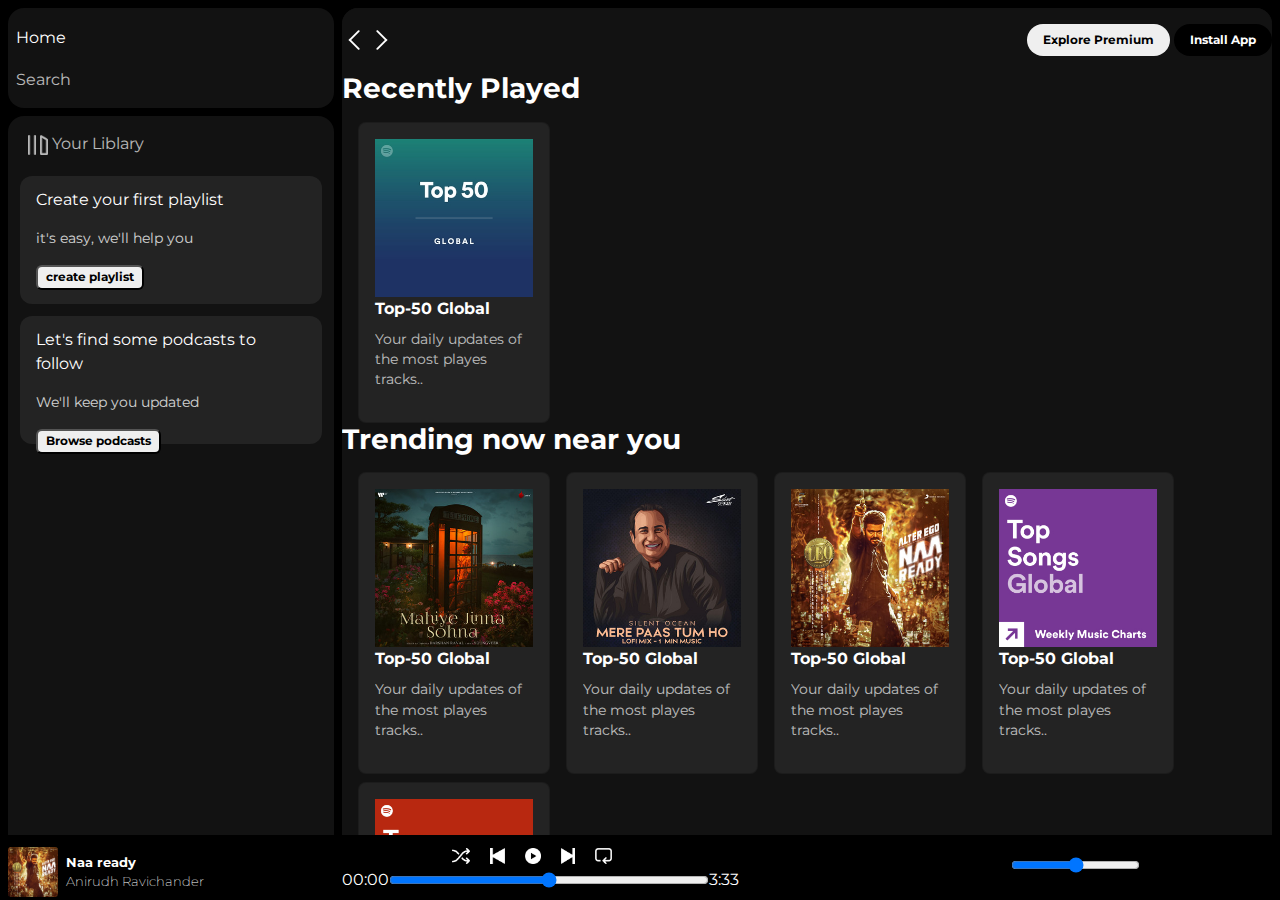
<file: index.html>
<!DOCTYPE html>
<html lang="en">
<head>
    <meta charset="UTF-8">
    <meta name="viewport" content="width=device-width, initial-scale=1.0">
    <title>Spotify - Web Player : Music for everyone</title>
    <link href="./style.css" rel="stylesheet">
    <link href="https://cdn.jsdelivr.net/npm/bootstrap@5.3.3/dist/css/bootstrap.min.css" rel="stylesheet" integrity="sha384-QWTKZyjpPEjISv5WaRU9OFeRpok6YctnYmDr5pNlyT2bRjXh0JMhjY6hW+ALEwIH" crossorigin="anonymous">
    <link rel="stylesheet" href="https://cdnjs.cloudflare.com/ajax/libs/font-awesome/6.5.2/css/all.min.css" integrity="sha512-SnH5WK+bZxgPHs44uWIX+LLJAJ9/2PkPKZ5QiAj6Ta86w+fsb2TkcmfRyVX3pBnMFcV7oQPJkl9QevSCWr3W6A==" crossorigin="anonymous" referrerpolicy="no-referrer" />
    <link rel="icon" href="./assets/logo.png">
    <link rel="preconnect" href="https://fonts.googleapis.com">
    <link rel="preconnect" href="https://fonts.gstatic.com" crossorigin>
    <link href="https://fonts.googleapis.com/css2?family=Montserrat:wght@100..900&display=swap" rel="stylesheet">
</head>
<body>
    <div class="main">
        <div class="sidebar">
            <div class="nav">
                <div class="nav-option " style="opacity: 1;">
                    <i class="fa-solid fa-house"></i>
                    <a href="#">Home</a>    
                </div> 
                <div class="nav-option " >
                    <i class="fa-solid fa-magnifying-glass"></i>
                    <a href="#">Search</a>
                </div>
            </div>
            <div class="liblary">
                <div class="options">
                    <div class="lib-options nav-option" >
                        <img src="./assets/library_icon.png">
                        <a href="#">Your Liblary</a>
                    </div>

                    <div class="icons">
                        <i class="fa-solid fa-plus" style="margin-right:0.2rem; cursor: pointer;"></i>
                        <i class="fa-solid fa-arrow-right" style="cursor: pointer;"></i>
                    </div>
                </div>
                <div class="lib-box">
                    <div class="box">
                        <p class="box-p1">Create your first playlist</p>
                        <p class="box-p2">it's easy, we'll help you</p>
                        <button class="badge" >create playlist</button>
                    </div>
                    <div class="box">
                        <p class="box-p1">Let's find some podcasts to follow</p>
                        <p class="box-p2">We'll keep you updated </p>
                        <button class="badge" >Browse podcasts</button>
                    </div>
                </div>
            </div></div>

        <div class="main-content">
            <div class="stickynav">
                <div class="stickynav-icons">
                    <img src="./assets/backward_icon.png">
                    <img src="./assets/forward_icon.png">
                </div>
                <div class="stickynav-options">
                    <button class="badge" >Explore Premium</button>
                    <button class="badge dark-badge"><i class="fa-regular fa-circle-down"></i>Install App</button>
                    <i class="fa-solid fa-user"></i>
                </div>
            </div>
          
            <h3>Recently Played</h3>
            <div class="card-container">
                <div class="card">
                    <img src="assets/card1img.jpeg">
                    <p class="card-title">Top-50 Global</p>
                    <p class="card-info">Your daily updates of the most playes tracks..</p>
                </div>
            </div>
            
            <h3>Trending now near you</h3>
            <div class="card-container">
                <div class="card">
                    <img src="assets/card2img.jpeg">
                    <p class="card-title">Top-50 Global</p>
                    <p class="card-info">Your daily updates of the most playes tracks..</p>
                </div>
                <div class="card">
                    <img src="assets/card3img.jpeg">
                    <p class="card-title">Top-50 Global</p>
                    <p class="card-info">Your daily updates of the most playes tracks..</p>
                </div>
                <div class="card">
                    <img src="assets/card4img.jpeg">
                    <p class="card-title">Top-50 Global</p>
                    <p class="card-info">Your daily updates of the most playes tracks..</p>
                </div>
                <div class="card">
                    <img src="assets/card5img.jpeg">
                    <p class="card-title">Top-50 Global</p>
                    <p class="card-info">Your daily updates of the most playes tracks..</p>
                </div>
                <div class="card">
                    <img src="assets/card6img.jpeg">
                    <p class="card-title">Top-50 Global</p>
                    <p class="card-info">Your daily updates of the most playes tracks..</p>
                </div>
            </div>
            <div class="footer">
                <hr/>
            </div>
        </div>
        <div class="music-player">
            <div class="album">
                <div class="pic">
                    <img class="now-playing"   src="./assets/card4img.jpeg">
                </div>
                <div class="det">
                    <a href="#" class="song-name">Naa ready</a>
                    <a href="#" class="singer">Anirudh Ravichander</a>
                </div>
                <i class="fa-regular fa-heart"></i>
                <i class="fa-solid fa-laptop"></i>
            </div>

            <div class="player">
                <div class="player-controls">
                    <img src="./assets/player_icon1.png" class="player-control-icon">
                    <img src="./assets/player_icon2.png" class="player-control-icon">
                    <img src="./assets/player_icon3.png" class="player-control-icon">
                    <img src="./assets/player_icon4.png" class="player-control-icon">
                    <img src="./assets/player_icon5.png" class="player-control-icon">
                </div>
                <div class="playback-bar">
                    <span class="curr-time" >00:00</span>
                    <input type="range" min="0" max="100" class="progress-bar" step="1" style="width: 20rem;">
                    <span class="tot-time">3:33</span>
                </div>
            </div>
            <div class="controls">
                <div class="controls-icons">
                    <i class="fa-regular fa-square-caret-right"></i>
                    <i class="fa-solid fa-pen"></i>
                    <i class="fa-solid fa-bars"></i>
                    <i class="fa-brands fa-chromecast"></i>
                </div>
                <div class="control-volums">
                    <i class="fa-solid fa-volume-high"></i>
                    <input type="range" min="0" max="100" step="1">
                </div>
            </div>
        </div>
    </div>
</body>
</html>
</file>
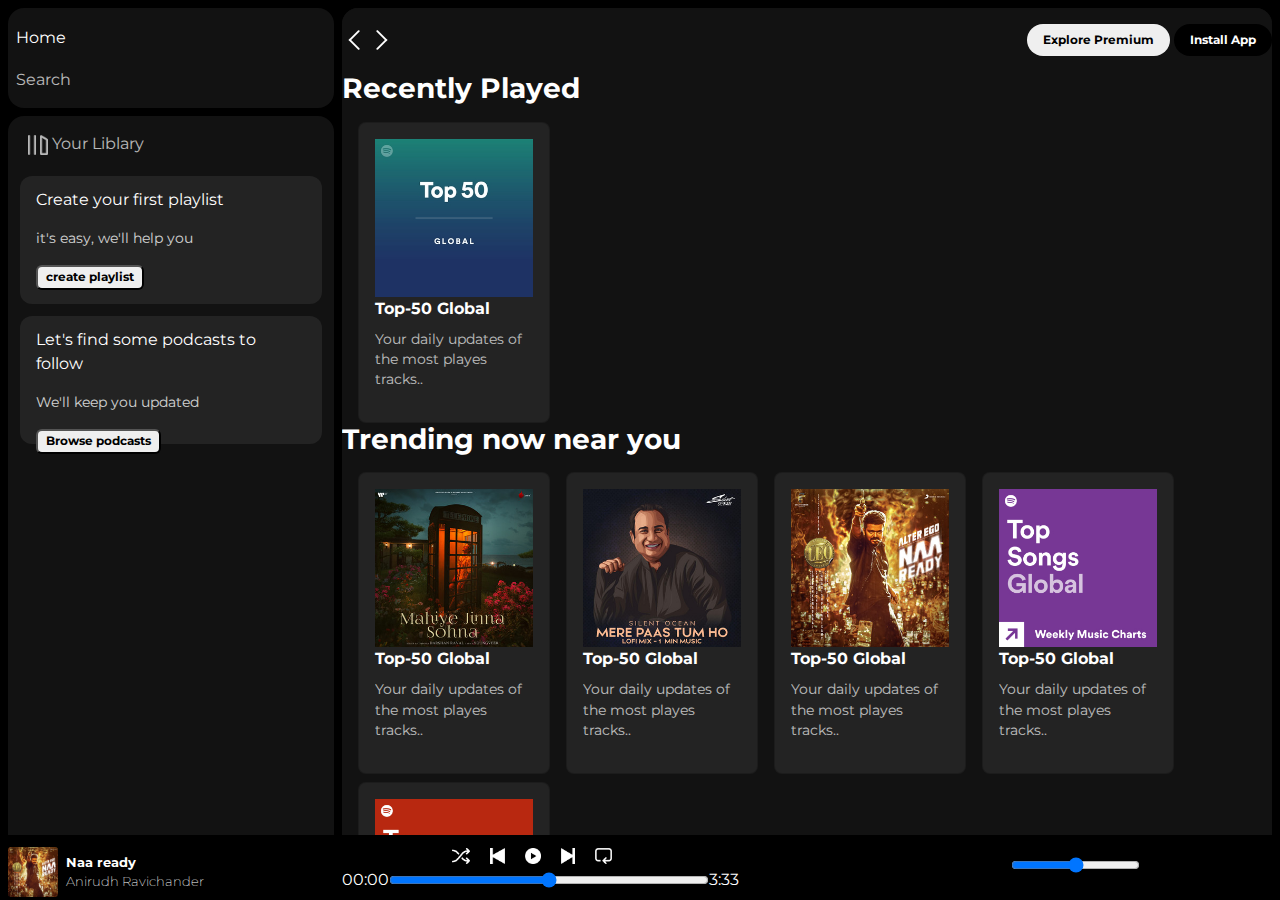
<file: spotify.html>
<!DOCTYPE html>
<html lang="en">
<head>
    <meta charset="UTF-8">
    <meta name="viewport" content="width=device-width, initial-scale=1.0">
    <title>Spotify - Web Player : Music for everyone</title>
    <link href="spotify.css" rel="stylesheet">
    <link href="https://cdn.jsdelivr.net/npm/bootstrap@5.3.3/dist/css/bootstrap.min.css" rel="stylesheet" integrity="sha384-QWTKZyjpPEjISv5WaRU9OFeRpok6YctnYmDr5pNlyT2bRjXh0JMhjY6hW+ALEwIH" crossorigin="anonymous">
    <link rel="stylesheet" href="https://cdnjs.cloudflare.com/ajax/libs/font-awesome/6.5.2/css/all.min.css" integrity="sha512-SnH5WK+bZxgPHs44uWIX+LLJAJ9/2PkPKZ5QiAj6Ta86w+fsb2TkcmfRyVX3pBnMFcV7oQPJkl9QevSCWr3W6A==" crossorigin="anonymous" referrerpolicy="no-referrer" />
    <link rel="icon" href="./assets/logo.png">
    <link rel="preconnect" href="https://fonts.googleapis.com">
    <link rel="preconnect" href="https://fonts.gstatic.com" crossorigin>
    <link href="https://fonts.googleapis.com/css2?family=Montserrat:wght@100..900&display=swap" rel="stylesheet">
</head>
<body>
    <div class="main">
        <div class="sidebar">
            <div class="nav">
                <div class="nav-option " style="opacity: 1;">
                    <i class="fa-solid fa-house"></i>
                    <a href="#">Home</a>    
                </div> 
                <div class="nav-option " >
                    <i class="fa-solid fa-magnifying-glass"></i>
                    <a href="#">Search</a>
                </div>
            </div>
            <div class="liblary">
                <div class="options">
                    <div class="lib-options nav-option" >
                        <img src="./assets/library_icon.png">
                        <a href="#">Your Liblary</a>
                    </div>

                    <div class="icons">
                        <i class="fa-solid fa-plus" style="margin-right:0.2rem; cursor: pointer;"></i>
                        <i class="fa-solid fa-arrow-right" style="cursor: pointer;"></i>
                    </div>
                </div>
                <div class="lib-box">
                    <div class="box">
                        <p class="box-p1">Create your first playlist</p>
                        <p class="box-p2">it's easy, we'll help you</p>
                        <button class="badge" >create playlist</button>
                    </div>
                    <div class="box">
                        <p class="box-p1">Let's find some podcasts to follow</p>
                        <p class="box-p2">We'll keep you updated </p>
                        <button class="badge" >Browse podcasts</button>
                    </div>
                </div>
            </div></div>

        <div class="main-content">
            <div class="stickynav">
                <div class="stickynav-icons">
                    <img src="./assets/backward_icon.png">
                    <img src="./assets/forward_icon.png">
                </div>
                <div class="stickynav-options">
                    <button class="badge" >Explore Premium</button>
                    <button class="badge dark-badge"><i class="fa-regular fa-circle-down"></i>Install App</button>
                    <i class="fa-solid fa-user"></i>
                </div>
            </div>
          
            <h3>Recently Played</h3>
            <div class="card-container">
                <div class="card">
                    <img src="assets/card1img.jpeg">
                    <p class="card-title">Top-50 Global</p>
                    <p class="card-info">Your daily updates of the most playes tracks..</p>
                </div>
            </div>
            
            <h3>Trending now near you</h3>
            <div class="card-container">
                <div class="card">
                    <img src="assets/card2img.jpeg">
                    <p class="card-title">Top-50 Global</p>
                    <p class="card-info">Your daily updates of the most playes tracks..</p>
                </div>
                <div class="card">
                    <img src="assets/card3img.jpeg">
                    <p class="card-title">Top-50 Global</p>
                    <p class="card-info">Your daily updates of the most playes tracks..</p>
                </div>
                <div class="card">
                    <img src="assets/card4img.jpeg">
                    <p class="card-title">Top-50 Global</p>
                    <p class="card-info">Your daily updates of the most playes tracks..</p>
                </div>
                <div class="card">
                    <img src="assets/card5img.jpeg">
                    <p class="card-title">Top-50 Global</p>
                    <p class="card-info">Your daily updates of the most playes tracks..</p>
                </div>
                <div class="card">
                    <img src="assets/card6img.jpeg">
                    <p class="card-title">Top-50 Global</p>
                    <p class="card-info">Your daily updates of the most playes tracks..</p>
                </div>
            </div>
            <div class="footer">
                <hr/>
            </div>
        </div>
        <div class="music-player">
            <div class="album">
                <div class="pic">
                    <img class="now-playing"   src="./assets/card4img.jpeg">
                </div>
                <div class="det">
                    <a href="#" class="song-name">Naa ready</a>
                    <a href="#" class="singer">Anirudh Ravichander</a>
                </div>
                <i class="fa-regular fa-heart"></i>
                <i class="fa-solid fa-laptop"></i>
            </div>

            <div class="player">
                <div class="player-controls">
                    <img src="./assets/player_icon1.png" class="player-control-icon">
                    <img src="./assets/player_icon2.png" class="player-control-icon">
                    <img src="./assets/player_icon3.png" class="player-control-icon">
                    <img src="./assets/player_icon4.png" class="player-control-icon">
                    <img src="./assets/player_icon5.png" class="player-control-icon">
                </div>
                <div class="playback-bar">
                    <span class="curr-time" >00:00</span>
                    <input type="range" min="0" max="100" class="progress-bar" step="1" style="width: 20rem;">
                    <span class="tot-time">3:33</span>
                </div>
            </div>
            <div class="controls">
                <div class="controls-icons">
                    <i class="fa-regular fa-square-caret-right"></i>
                    <i class="fa-solid fa-pen"></i>
                    <i class="fa-solid fa-bars"></i>
                    <i class="fa-brands fa-chromecast"></i>
                </div>
                <div class="control-volums">
                    <i class="fa-solid fa-volume-high"></i>
                    <input type="range" min="0" max="100" step="1">
                </div>
            </div>
        </div>
    </div>
</body>
</html>
</file>
<file: style.css>
.main{
    font-family: "Montserrat", sans-serif;
    margin:0;
    background-color: #000;
    color: #fff;
    overflow:hidden;
}

.main{
    display:flex;
    height: 100vh;
    padding: 0.5rem;
}


.sidebar{
    background-color: black;
    width: 334px;
    border-radius: 1rem;
    padding-right: 0.5rem;
}
.main-content{
    background-color: #121212;
    flex:1;
    border-radius: 1rem;
    overflow: auto;
}
.music-player{
    background-color: black;
    position:fixed;
    bottom: 0px;
    width:100%;
    height: 65px;
}

.nav .nav-option a{

    text-decoration: none;
    color: white;
}
.nav{
    display: flex;
    flex-direction: column;
    background-color: #121212;
    border-radius: 1rem;
    justify-content: center;
    height: 100px;
    padding:0.5rem 0.75rem;
    
  
}

.nav-option{
    line-height: 2.5rem;
    opacity: 0.7;
    padding-left: 0.5rem;
} 
.nav-option:hover{
    opacity: 1;
}
.nav-option i{
    font-size: 1.25rem;
    
}
.nav-option a{
    font-size: 1rem;
   
}
.liblary{
    background-color: #121212;
    border-radius: 1rem;
    height:100%;
    margin-top:0.5rem;
    padding:0.5rem 0.75rem;
}
.lib-options a{
    text-decoration: none;
    color:white;
}

.options{
    display: flex;
    justify-content: space-between ;
    align-items: center;
}
.options .lib-options img{
    height: 1.25rem;
    width: 1.25rem;
}

.icons{
    font-size: 1.25rem;
    display: flex;
}
.icons i{
    margin-right: 1rem;
    opacity: 0.7;
}
.icons i:hover{
    opacity: 1;
}

.box{
    background-color: #232323;
    height: 8rem;
    border-radius: 0.75rem;
    margin:0.75rem 0rem 0.75rem 0rem;
    padding:0.75rem 1rem;
}
.box .box-p1{
    font-size: 1rem;
}
.box .box-p2{
    font-size: 0.85rem;
    opacity: 0.8;
    
}
.box .badge{
    color: black;
}

.stickynav-options .badge{
    border: none;
    border-radius: 100px;
    padding: 0.25rem 1rem;
    font-weight: 700;
    height: 2rem;
    width:fit-content;
}

.stickynav-options .dark-badge{
    color: white;
    background-color: black;
}

.main-content .stickynav{
    position: sticky;
    top:0;
    background-color: #121212;
    display:flex;
    justify-content: space-between;
    align-items: center;
    padding:1rem 0rem 1rem 0rem;
    z-index: 1000;
    
}
.stickynav-options button{

    color: black;
    border-radius: 1rem;
    padding:0.25rem 1rem 0.25rem 1rem;
    height: 2rem;
}

.card-container .card{
    background-color: #232323;
    color:white;
    width: 150px;
    border-radius:0.5rem ;
    padding:1rem;
    margin-left: 1rem;
    width: 12rem;
    margin-top: 0.5rem;
}
.main-content h3{
    font-weight: 700;
}
.card .card-title{
    font-weight: 700;
}
.card .card-info{
    font-size: 0.85rem;
    opacity: 0.7;
}
.card img{
    width:100%;
    border-radius: 0.5 rem;
}

.card-container{
    display:flex;
    flex-wrap: wrap;
} 

.footer{
    height: 300px;
}

.music-player .album{
    display: flex   ;
}
.music-player .album .pic .now-playing{
    border-radius: 0.2rem;
    margin-top: 0.5rem;
    height: 50px;
}
.music-player .album .det{
    margin-top: 0.9rem;
    margin-left: 0.5rem;
}
.music-player .album .det a{
    
    font-size: 15px;
    display: flex;
    color: white;
    text-decoration: none;
}
.music-player .album .det .song-name{
    font-weight: 700;
    font-size: 80%;
}
.music-player .album .det .singer{
    font-weight: 200;
    font-size: 80%;
}
.music-player .album i{
    display: flex   ;
    margin-top:1.5rem;
    margin-left: 0.5rem;
}

.music-player{
    display: flex;
    align-items: center ;
}

.music-player.album{
    width:25%;
}
.music-player .player{
    width:50%;      
    display: flex;
    flex-direction: column;
    align-items: center;
}
.music-player .controls{
    width:25%;
}
.player-control-icon{
    height: 1rem;
    margin-right: 1rem;
    cursor: pointer;
}
.playback-bar{
    display: flex;
}

.controls{
    display: flex;
  
    justify-content: space-around;
    align-items: center;
    cursor: pointer;
}


.controls .controls-icons i{
    margin-left: 0.5rem;
}
</file>
<file: spotify.css>
.main{
    font-family: "Montserrat", sans-serif;
    margin:0;
    background-color: #000;
    color: #fff;
    overflow:hidden;
}

.main{
    display:flex;
    height: 100vh;
    padding: 0.5rem;
}


.sidebar{
    background-color: black;
    width: 334px;
    border-radius: 1rem;
    padding-right: 0.5rem;
}
.main-content{
    background-color: #121212;
    flex:1;
    border-radius: 1rem;
    overflow: auto;
}
.music-player{
    background-color: black;
    position:fixed;
    bottom: 0px;
    width:100%;
    height: 65px;
}

.nav .nav-option a{

    text-decoration: none;
    color: white;
}
.nav{
    display: flex;
    flex-direction: column;
    background-color: #121212;
    border-radius: 1rem;
    justify-content: center;
    height: 100px;
    padding:0.5rem 0.75rem;
    
  
}

.nav-option{
    line-height: 2.5rem;
    opacity: 0.7;
    padding-left: 0.5rem;
} 
.nav-option:hover{
    opacity: 1;
}
.nav-option i{
    font-size: 1.25rem;
    
}
.nav-option a{
    font-size: 1rem;
   
}
.liblary{
    background-color: #121212;
    border-radius: 1rem;
    height:100%;
    margin-top:0.5rem;
    padding:0.5rem 0.75rem;
}
.lib-options a{
    text-decoration: none;
    color:white;
}

.options{
    display: flex;
    justify-content: space-between ;
    align-items: center;
}
.options .lib-options img{
    height: 1.25rem;
    width: 1.25rem;
}

.icons{
    font-size: 1.25rem;
    display: flex;
}
.icons i{
    margin-right: 1rem;
    opacity: 0.7;
}
.icons i:hover{
    opacity: 1;
}

.box{
    background-color: #232323;
    height: 8rem;
    border-radius: 0.75rem;
    margin:0.75rem 0rem 0.75rem 0rem;
    padding:0.75rem 1rem;
}
.box .box-p1{
    font-size: 1rem;
}
.box .box-p2{
    font-size: 0.85rem;
    opacity: 0.8;
    
}
.box .badge{
    color: black;
}

.stickynav-options .badge{
    border: none;
    border-radius: 100px;
    padding: 0.25rem 1rem;
    font-weight: 700;
    height: 2rem;
    width:fit-content;
}

.stickynav-options .dark-badge{
    color: white;
    background-color: black;
}

.main-content .stickynav{
    position: sticky;
    top:0;
    background-color: #121212;
    display:flex;
    justify-content: space-between;
    align-items: center;
    padding:1rem 0rem 1rem 0rem;
    z-index: 1000;
    
}
.stickynav-options button{

    color: black;
    border-radius: 1rem;
    padding:0.25rem 1rem 0.25rem 1rem;
    height: 2rem;
}

.card-container .card{
    background-color: #232323;
    color:white;
    width: 150px;
    border-radius:0.5rem ;
    padding:1rem;
    margin-left: 1rem;
    width: 12rem;
    margin-top: 0.5rem;
}
.main-content h3{
    font-weight: 700;
}
.card .card-title{
    font-weight: 700;
}
.card .card-info{
    font-size: 0.85rem;
    opacity: 0.7;
}
.card img{
    width:100%;
    border-radius: 0.5 rem;
}

.card-container{
    display:flex;
    flex-wrap: wrap;
} 

.footer{
    height: 300px;
}

.music-player .album{
    display: flex   ;
}
.music-player .album .pic .now-playing{
    border-radius: 0.2rem;
    margin-top: 0.5rem;
    height: 50px;
}
.music-player .album .det{
    margin-top: 0.9rem;
    margin-left: 0.5rem;
}
.music-player .album .det a{
    
    font-size: 15px;
    display: flex;
    color: white;
    text-decoration: none;
}
.music-player .album .det .song-name{
    font-weight: 700;
    font-size: 80%;
}
.music-player .album .det .singer{
    font-weight: 200;
    font-size: 80%;
}
.music-player .album i{
    display: flex   ;
    margin-top:1.5rem;
    margin-left: 0.5rem;
}

.music-player{
    display: flex;
    align-items: center ;
}

.music-player.album{
    width:25%;
}
.music-player .player{
    width:50%;      
    display: flex;
    flex-direction: column;
    align-items: center;
}
.music-player .controls{
    width:25%;
}
.player-control-icon{
    height: 1rem;
    margin-right: 1rem;
    cursor: pointer;
}
.playback-bar{
    display: flex;
}

.controls{
    display: flex;
  
    justify-content: space-around;
    align-items: center;
    cursor: pointer;
}


.controls .controls-icons i{
    margin-left: 0.5rem;
}
</file>
